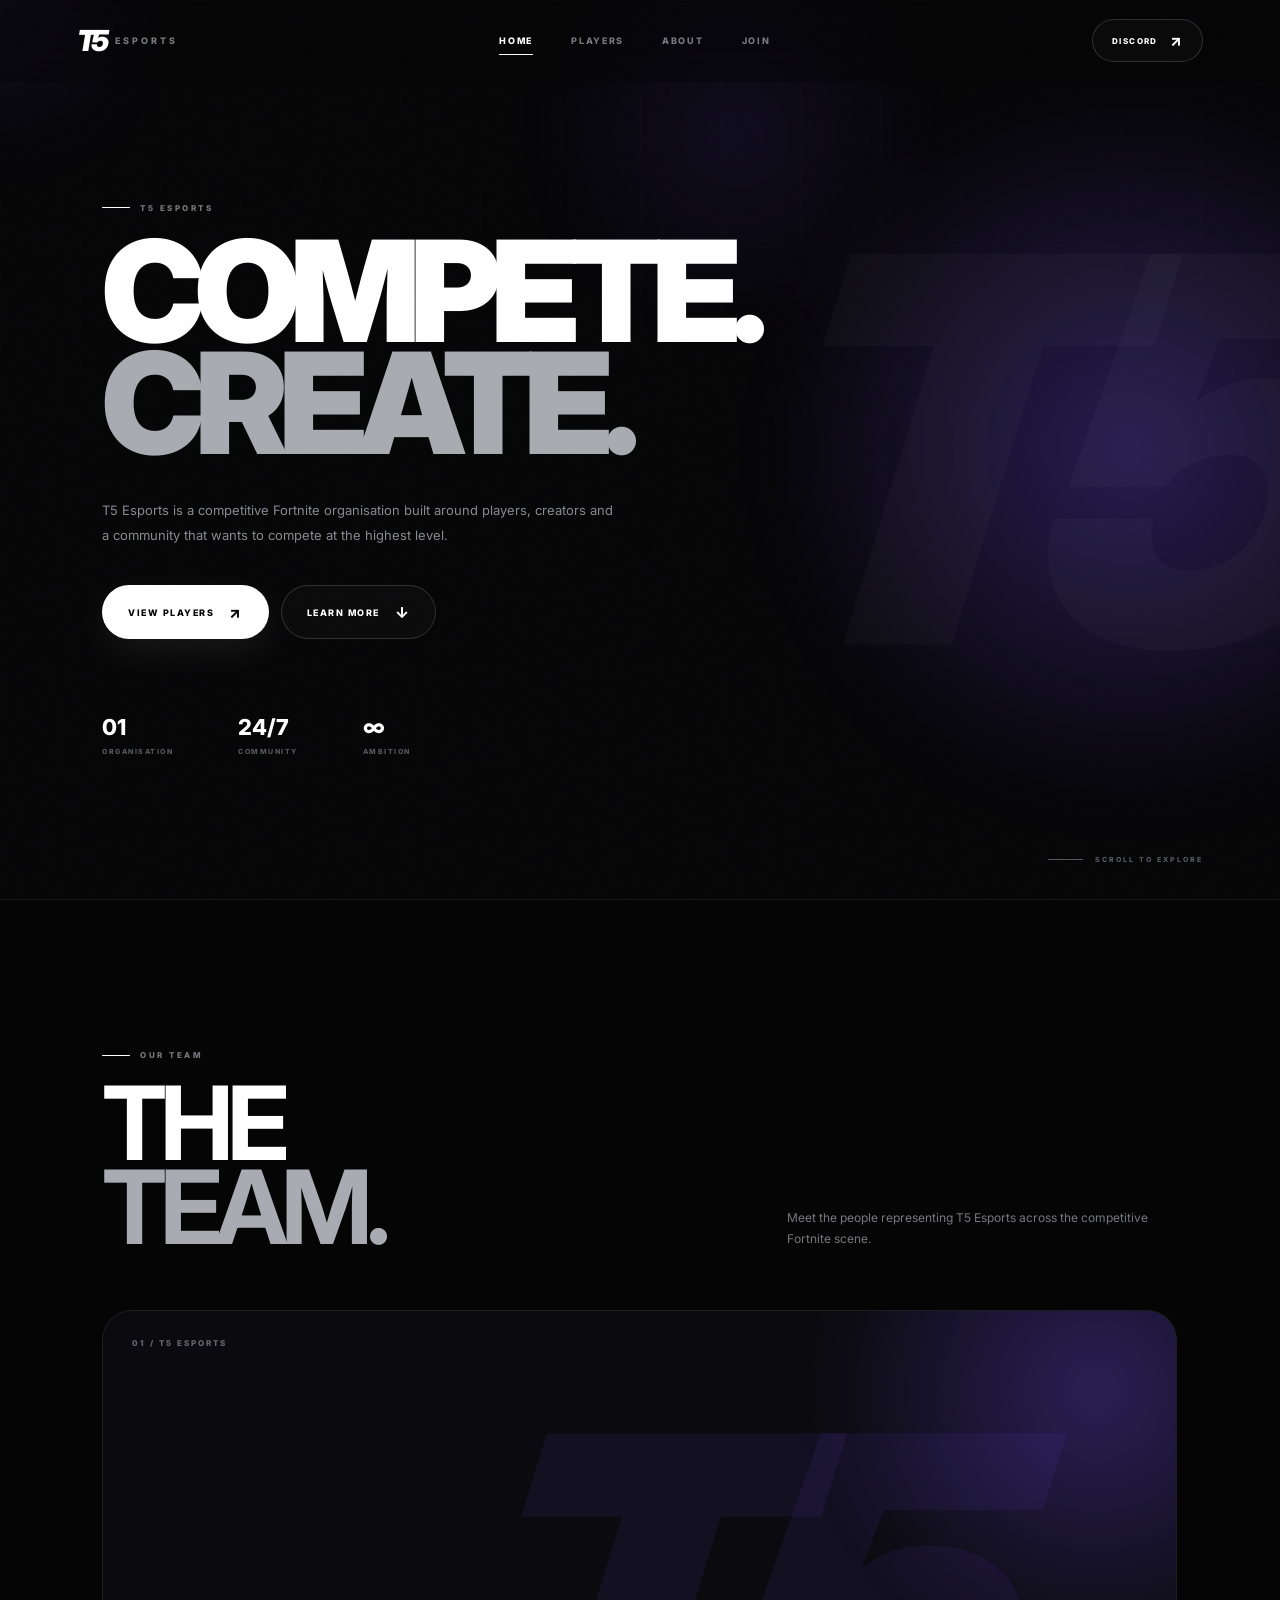
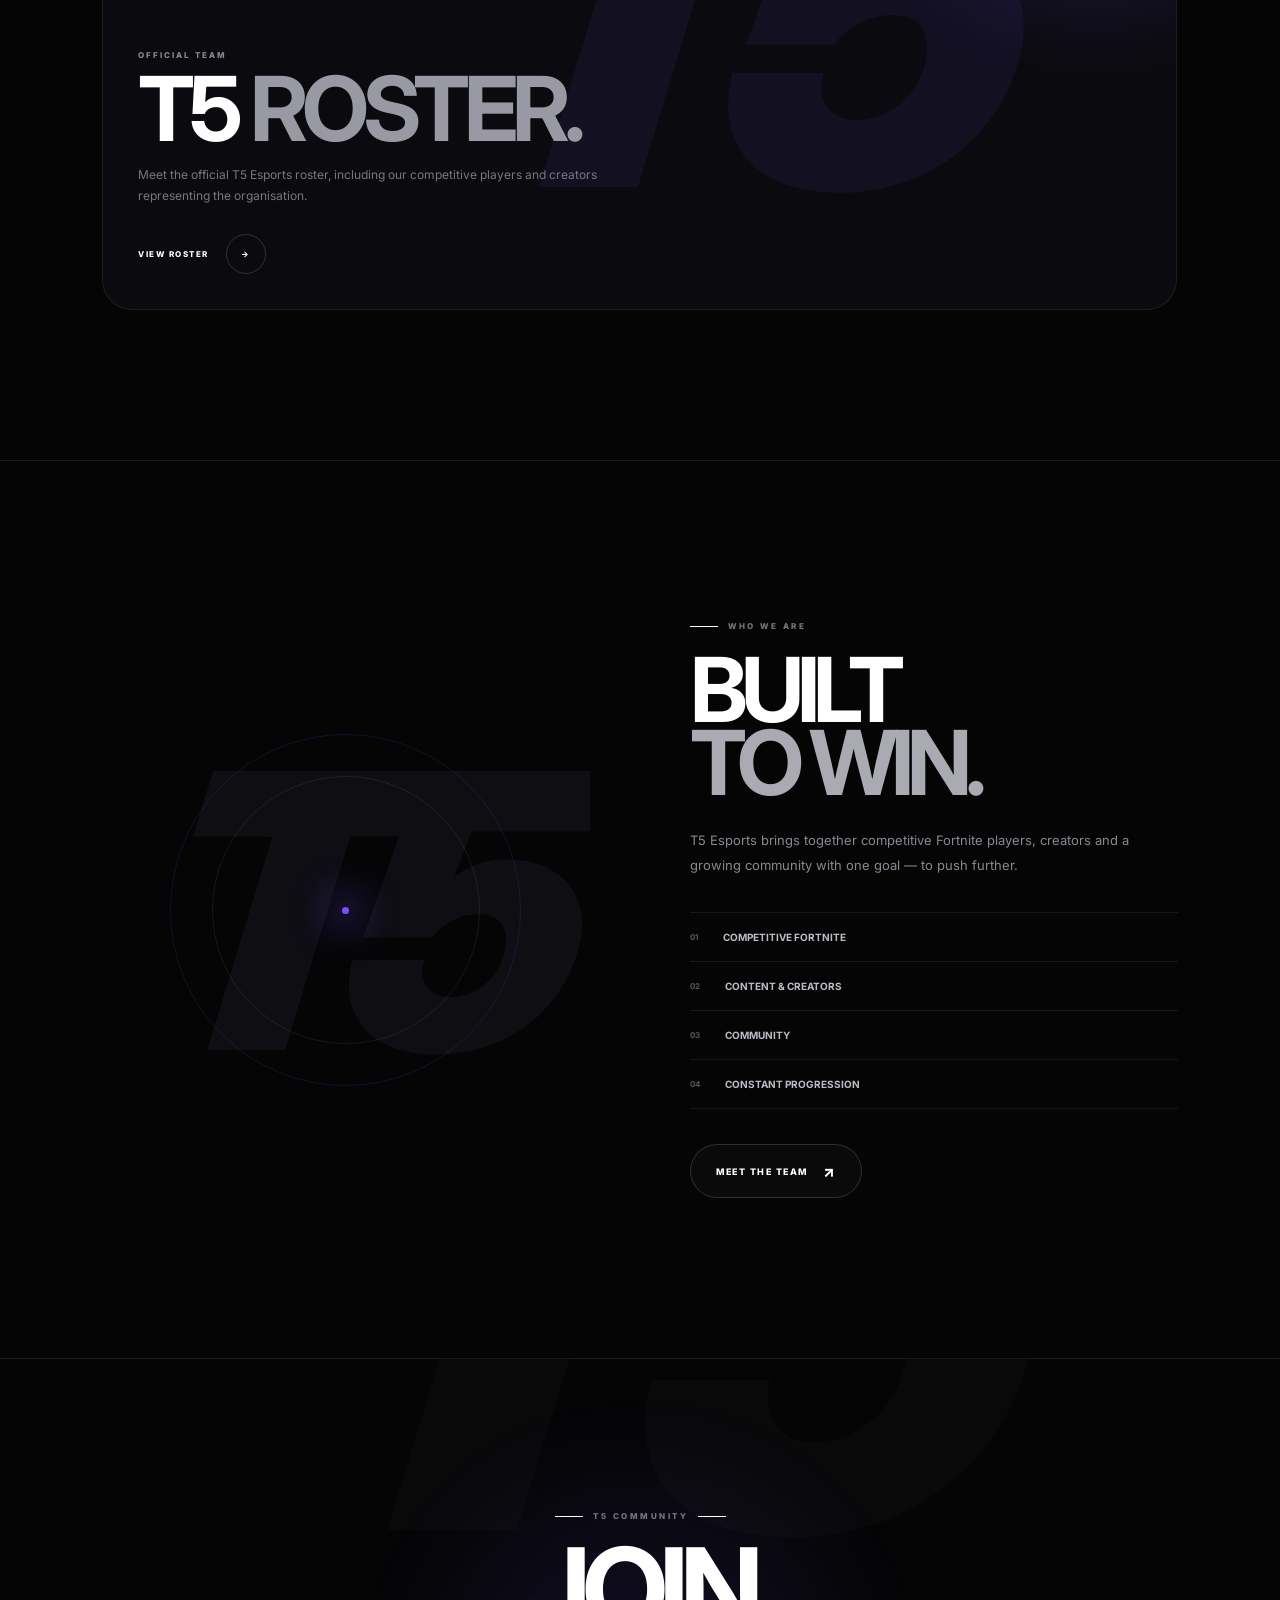
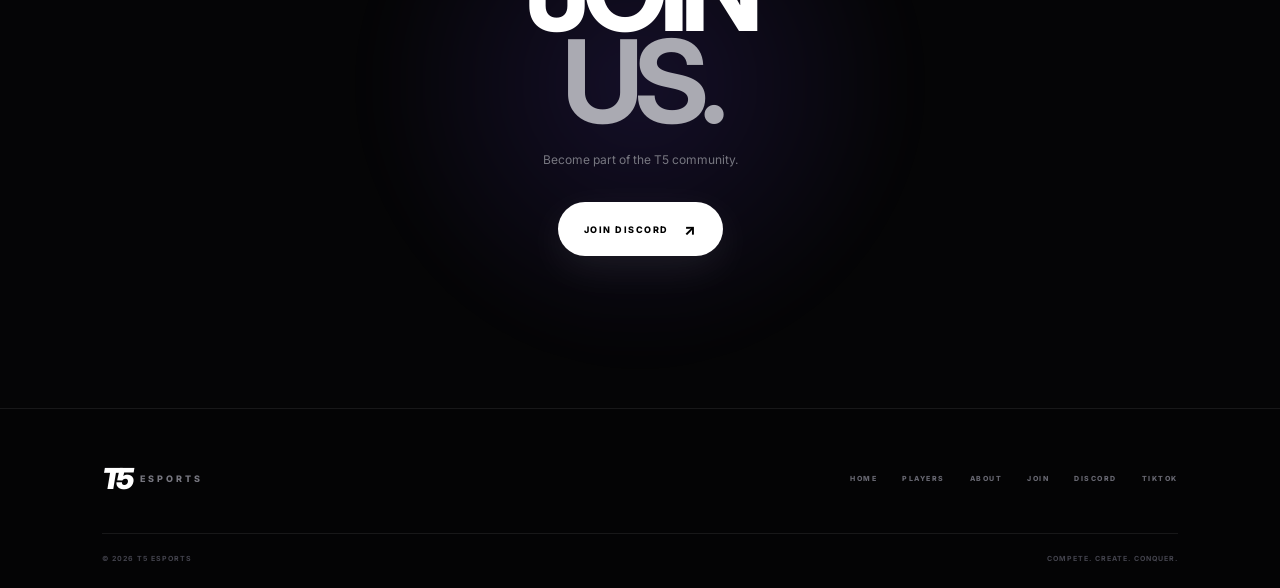
<file: index.html>
<!DOCTYPE html>
<html lang="en">

<head>
    <meta charset="UTF-8">

    <meta
        name="viewport"
        content="width=device-width, initial-scale=1.0"
    >

    <title>T5 Esports — Competitive Fortnite</title>

    <meta
        name="description"
        content="T5 Esports — Competitive Fortnite organisation."
    >

    <link rel="preconnect" href="https://fonts.googleapis.com">

    <link
        href="https://fonts.googleapis.com/css2?family=Inter:wght@400;500;600;700;800;900&display=swap"
        rel="stylesheet"
    >

    <link
        rel="stylesheet"
        href="styles.css"
    >
</head>

<body>

<div class="page-noise"></div>

<div class="cursor-glow" id="cursorGlow"></div>


<!-- ==============================
HEADER
============================== -->

<header
    class="site-header"
    id="siteHeader"
>

    <a
        href="index.html"
        class="brand page-link"
    >
        <span class="brand-mark">T5</span>
        <span class="brand-text">ESPORTS</span>
    </a>


    <nav class="main-nav">

        <a
            href="index.html"
            class="active page-link"
        >
            HOME
        </a>

        <a
            href="players.html"
            class="page-link"
        >
            PLAYERS
        </a>

        <a href="#about">
            ABOUT
        </a>

        <a href="#join">
            JOIN
        </a>

    </nav>


    <a
        href="https://discord.gg/t5esports"
        target="_blank"
        rel="noopener noreferrer"
        class="nav-button"
    >
        DISCORD
        <span>↗</span>
    </a>


    <button
        class="mobile-menu-button"
        id="menuButton"
        type="button"
        aria-label="Open menu"
    >
        <span></span>
        <span></span>
        <span></span>
    </button>

</header>


<!-- ==============================
MOBILE MENU
============================== -->

<div
    class="mobile-menu"
    id="mobileMenu"
>

    <a
        href="index.html"
        class="page-link"
    >
        HOME
    </a>

    <a
        href="players.html"
        class="page-link"
    >
        PLAYERS
    </a>

    <a href="#about">
        ABOUT
    </a>

    <a href="#join">
        JOIN
    </a>

    <a
        href="https://discord.gg/t5esports"
        target="_blank"
        rel="noopener noreferrer"
        class="mobile-discord"
    >
        JOIN DISCORD ↗
    </a>

</div>


<main>


<!-- ==============================
HERO
============================== -->

<section class="hero">

    <div class="hero-grid"></div>

    <div class="hero-glow"></div>

    <div class="hero-glow hero-glow-two"></div>

    <div class="hero-background-t5">
        T5
    </div>


    <div class="hero-content">

        <div
            class="eyebrow hero-reveal"
        >
            <span></span>
            T5 ESPORTS
        </div>


        <h1 class="hero-title hero-reveal">

            COMPETE.

            <br>

            <span>CREATE.</span>

        </h1>


        <p class="hero-description hero-reveal">

            T5 Esports is a competitive Fortnite organisation
            built around players, creators and a community
            that wants to compete at the highest level.

        </p>


        <div class="hero-buttons hero-reveal">

            <a
                href="players.html"
                class="button button-primary page-link"
            >
                VIEW PLAYERS
                <span>↗</span>
            </a>


            <a
                href="#about"
                class="button button-secondary"
            >
                LEARN MORE
                <span>↓</span>
            </a>

        </div>


        <div class="hero-stats hero-reveal">

            <div>
                <strong>01</strong>
                <span>ORGANISATION</span>
            </div>

            <div>
                <strong>24/7</strong>
                <span>COMMUNITY</span>
            </div>

            <div>
                <strong>∞</strong>
                <span>AMBITION</span>
            </div>

        </div>

    </div>


    <div class="hero-scroll">
        <span></span>
        SCROLL TO EXPLORE
    </div>

</section>



<!-- ==============================
TEAM
============================== -->

<section class="categories-section">

    <div class="section-heading reveal">

        <div>

            <div class="eyebrow">
                <span></span>
                OUR TEAM
            </div>

            <h2>
                THE
                <br>
                <span>TEAM.</span>
            </h2>

        </div>


        <p>
            Meet the people representing T5 Esports
            across the competitive Fortnite scene.
        </p>

    </div>


    <div class="team-single">

        <a
            href="players.html"
            class="category-card purple-card reveal"
        >

            <div class="category-number">
                01 / T5 ESPORTS
            </div>


            <div class="category-background">
                T5
            </div>


            <div class="category-glow"></div>


            <div class="category-content">

                <div class="category-label">
                    OFFICIAL TEAM
                </div>

                <h3>
                    T5
                    <span>ROSTER.</span>
                </h3>

                <p>
                    Meet the official T5 Esports roster,
                    including our competitive players and
                    creators representing the organisation.
                </p>


                <span class="category-arrow">
                    VIEW ROSTER
                    <span>→</span>
                </span>

            </div>

        </a>

    </div>

</section>



<!-- ==============================
ABOUT
============================== -->

<section
    class="about-section"
    id="about"
>

    <div class="about-visual reveal">

        <div class="about-t5">
            T5
        </div>

        <div class="about-ring ring-one"></div>

        <div class="about-ring ring-two"></div>

        <div class="about-center-dot"></div>

    </div>


    <div class="about-content reveal">

        <div class="eyebrow">
            <span></span>
            WHO WE ARE
        </div>


        <h2>
            BUILT
            <br>
            <span>TO WIN.</span>
        </h2>


        <p>
            T5 Esports brings together competitive
            Fortnite players, creators and a growing
            community with one goal — to push further.
        </p>


        <div class="about-list">

            <div>
                <span>01</span>
                COMPETITIVE FORTNITE
            </div>

            <div>
                <span>02</span>
                CONTENT & CREATORS
            </div>

            <div>
                <span>03</span>
                COMMUNITY
            </div>

            <div>
                <span>04</span>
                CONSTANT PROGRESSION
            </div>

        </div>


        <a
            href="players.html"
            class="button button-secondary page-link"
        >
            MEET THE TEAM
            <span>↗</span>
        </a>

    </div>

</section>



<!-- ==============================
JOIN
============================== -->

<section
    class="join-section"
    id="join"
>

    <div class="join-background">
        T5
    </div>

    <div class="join-orb"></div>


    <div class="join-content reveal">

        <div class="eyebrow centered-eyebrow">
            <span></span>
            T5 COMMUNITY
            <span></span>
        </div>


        <h2>
            JOIN
            <br>
            <span>US.</span>
        </h2>


        <p>
            Become part of the T5 community.
        </p>


        <a
            href="https://discord.gg/t5esports"
            target="_blank"
            rel="noopener noreferrer"
            class="button button-primary big-button"
        >
            JOIN DISCORD
            <span>↗</span>
        </a>

    </div>

</section>

</main>



<!-- ==============================
FOOTER
============================== -->

<footer>

    <div class="footer-main">

        <a
            href="index.html"
            class="brand page-link"
        >
            <span class="brand-mark">T5</span>
            <span class="brand-text">ESPORTS</span>
        </a>


        <div class="footer-links">

            <a
                href="index.html"
                class="page-link"
            >
                HOME
            </a>

            <a
                href="players.html"
                class="page-link"
            >
                PLAYERS
            </a>

            <a href="#about">
                ABOUT
            </a>

            <a href="#join">
                JOIN
            </a>

            <a
                href="https://discord.gg/t5esports"
                target="_blank"
                rel="noopener noreferrer"
            >
                DISCORD
            </a>

            <a
                href="https://www.tiktok.com/@t5ggs"
                target="_blank"
                rel="noopener noreferrer"
            >
                TIKTOK
            </a>

        </div>

    </div>


    <div class="footer-bottom">

        <span>
            © 2026 T5 ESPORTS
        </span>

        <span>
            COMPETE. CREATE. CONQUER.
        </span>

    </div>

</footer>


<script src="script.js"></script>

</body>

</html>
</file>
<file: styles.css>
* {
    margin: 0;
    padding: 0;
    box-sizing: border-box;
}


:root {
    --bg: #050506;
    --bg-2: #08080b;
    --card: #0c0c11;

    --white: #ffffff;
    --text: #eeeeF2;

    --muted: #85858f;
    --muted-2: #55555f;

    --line: rgba(255,255,255,.08);
    --line-strong: rgba(255,255,255,.15);

    --purple: #7650ff;
    --purple-light: #a28aff;

    --ease: cubic-bezier(.16,1,.3,1);
}


html {
    scroll-behavior: smooth;
}


body {
    min-height: 100vh;

    background: var(--bg);

    color: var(--white);

    font-family:
        "Inter",
        Arial,
        sans-serif;

    overflow-x: hidden;

    opacity: 1;

    transition:
        opacity .4s ease;
}


body.page-exit {
    opacity: 0;
}


a {
    color: inherit;
    text-decoration: none;
}


button {
    font-family: inherit;
}


img {
    max-width: 100%;
}


::selection {
    background: var(--purple);
    color: white;
}



/* ==========================================
NOISE
========================================== */

.page-noise {
    position: fixed;

    inset: 0;

    z-index: 9999;

    pointer-events: none;

    opacity: .025;

    background-image:
        url("data:image/svg+xml,%3Csvg xmlns='http://www.w3.org/2000/svg' width='180' height='180'%3E%3Cfilter id='n'%3E%3CfeTurbulence type='fractalNoise' baseFrequency='.9' numOctaves='4'/%3E%3C/filter%3E%3Crect width='100%25' height='100%25' filter='url(%23n)'/%3E%3C/svg%3E");
}


.cursor-glow {
    position: fixed;

    z-index: 0;

    width: 350px;
    height: 350px;

    border-radius: 50%;

    pointer-events: none;

    transform:
        translate(-50%, -50%);

    background:
        radial-gradient(
            circle,
            rgba(118,80,255,.10),
            transparent 68%
        );

    filter: blur(25px);
}



/* ==========================================
HEADER
========================================== */

.site-header {
    position: fixed;

    top: 0;
    left: 0;
    right: 0;

    height: 82px;

    z-index: 1000;

    padding: 0 6vw;

    display: flex;

    align-items: center;

    justify-content: space-between;

    background:
        rgba(5,5,6,.45);

    backdrop-filter:
        blur(25px);

    border-bottom:
        1px solid transparent;

    transition:
        background .4s ease,
        border-color .4s ease,
        box-shadow .4s ease,
        height .4s var(--ease);
}


.site-header.scrolled {
    height: 72px;

    background:
        rgba(5,5,6,.90);

    border-color:
        var(--line);

    box-shadow:
        0 20px 70px rgba(0,0,0,.35);
}



/* ==========================================
BRAND
========================================== */

.brand {
    display: flex;

    align-items: center;

    gap: 11px;

    transition:
        transform .4s var(--ease);
}


.brand:hover {
    transform:
        translateY(-2px);
}


.brand-mark {
    font-size: 29px;

    line-height: 1;

    font-weight: 900;

    font-style: italic;

    letter-spacing: -5px;
}


.brand-text {
    color: #777780;

    font-size: 9px;

    font-weight: 800;

    letter-spacing: 3px;
}



/* ==========================================
NAV
========================================== */

.main-nav {
    display: flex;

    align-items: center;

    gap: 38px;
}


.main-nav a {
    position: relative;

    color: #777780;

    font-size: 9px;

    font-weight: 800;

    letter-spacing: 1.7px;

    transition:
        color .3s ease,
        transform .3s var(--ease);
}


.main-nav a:hover {
    color: white;

    transform:
        translateY(-2px);
}


.main-nav a::after {
    content: "";

    position: absolute;

    left: 0;
    right: 100%;

    bottom: -9px;

    height: 1px;

    background: white;

    transition:
        right .45s var(--ease);
}


.main-nav a:hover::after,
.main-nav a.active::after {
    right: 0;
}


.main-nav a.active {
    color: white;
}



/* ==========================================
BUTTONS
========================================== */

.nav-button,
.button,
.pill-button,
.real-player-link,
.category-arrow {
    position: relative;

    overflow: hidden;

    isolation: isolate;
}


.nav-button::before,
.button::before,
.pill-button::before,
.real-player-link::before {
    content: "";

    position: absolute;

    inset: 0;

    z-index: -1;

    background:
        linear-gradient(
            110deg,
            transparent 20%,
            rgba(255,255,255,.20),
            transparent 80%
        );

    transform:
        translateX(-120%);

    transition:
        transform .7s var(--ease);
}


.nav-button:hover::before,
.button:hover::before,
.pill-button:hover::before,
.real-player-link:hover::before {
    transform:
        translateX(120%);
}


.nav-button {
    display: inline-flex;

    align-items: center;
    justify-content: center;

    gap: 12px;

    min-height: 43px;

    padding: 0 19px;

    border:
        1px solid var(--line-strong);

    border-radius: 999px;

    background:
        rgba(255,255,255,.025);

    font-size: 8px;

    font-weight: 800;

    letter-spacing: 1.4px;

    transition:
        .4s var(--ease);
}


.nav-button:hover {
    background: white;

    color: black;

    border-color: white;

    transform:
        translateY(-4px);

    box-shadow:
        0 15px 40px rgba(255,255,255,.12);
}


.nav-button span,
.button span {
    font-size: 15px;

    transition:
        transform .4s var(--ease);
}


.nav-button:hover span,
.button:hover span {
    transform:
        translate(3px,-3px);
}


.pressed {
    transform:
        scale(.94) !important;
}



/* ==========================================
MOBILE
========================================== */

.mobile-menu-button {
    display: none;

    width: 44px;
    height: 44px;

    border:
        1px solid var(--line-strong);

    border-radius: 50%;

    background:
        rgba(255,255,255,.04);

    cursor: pointer;
}


.mobile-menu-button span {
    display: block;

    width: 16px;
    height: 1px;

    margin: 4px auto;

    background: white;

    transition:
        .4s var(--ease);
}


.mobile-menu-button.active span:nth-child(1) {
    transform:
        translateY(5px)
        rotate(45deg);
}


.mobile-menu-button.active span:nth-child(2) {
    opacity: 0;
}


.mobile-menu-button.active span:nth-child(3) {
    transform:
        translateY(-5px)
        rotate(-45deg);
}


.mobile-menu {
    position: fixed;

    top: 96px;

    left: 15px;
    right: 15px;

    z-index: 999;

    padding: 12px;

    display: flex;

    flex-direction: column;

    gap: 5px;

    background:
        rgba(10,10,14,.96);

    backdrop-filter:
        blur(30px);

    border:
        1px solid var(--line);

    border-radius: 25px;

    opacity: 0;

    pointer-events: none;

    transform:
        translateY(-20px)
        scale(.96);

    transition:
        opacity .4s ease,
        transform .5s var(--ease);
}


.mobile-menu.open {
    opacity: 1;

    pointer-events: auto;

    transform:
        translateY(0)
        scale(1);
}


.mobile-menu a {
    padding: 17px;

    border-radius: 16px;

    color: #888891;

    font-size: 10px;

    font-weight: 800;

    letter-spacing: 1.5px;

    transition:
        background .3s ease,
        color .3s ease,
        transform .3s var(--ease);
}


.mobile-menu a:hover {
    background:
        rgba(255,255,255,.06);

    color: white;

    transform:
        translateX(5px);
}


.mobile-menu .mobile-discord {
    margin-top: 5px;

    background: white;

    color: black;

    text-align: center;
}



/* ==========================================
EYEBROW
========================================== */

.eyebrow {
    display: flex;

    align-items: center;

    gap: 10px;

    margin-bottom: 22px;

    color: #777780;

    font-size: 8px;

    font-weight: 800;

    letter-spacing: 2.5px;
}


.eyebrow span {
    display: block;

    width: 28px;
    height: 1px;

    background: white;
}


.centered-eyebrow {
    justify-content: center;
}


.section-small-label {
    margin-bottom: 12px;

    color: #555560;

    font-size: 7px;

    font-weight: 800;

    letter-spacing: 2px;
}



/* ==========================================
HERO
========================================== */

.hero {
    min-height: 100vh;

    position: relative;

    display: flex;

    align-items: center;

    overflow: hidden;

    padding: 160px 8vw 100px;

    border-bottom:
        1px solid var(--line);
}


.hero-grid {
    position: absolute;

    inset: 0;

    opacity: .5;

    background-image:
        linear-gradient(
            rgba(255,255,255,.025) 1px,
            transparent 1px
        ),
        linear-gradient(
            90deg,
            rgba(255,255,255,.025) 1px,
            transparent 1px
        );

    background-size: 80px 80px;

    mask-image:
        linear-gradient(
            to bottom,
            black,
            transparent
        );
}


.hero-glow {
    position: absolute;

    width: 800px;
    height: 800px;

    right: -250px;

    top: 50%;

    transform:
        translateY(-50%);

    border-radius: 50%;

    background:
        radial-gradient(
            circle,
            rgba(118,80,255,.3),
            transparent 65%
        );

    filter: blur(25px);

    animation:
        glowPulse 6s ease-in-out infinite;
}


.hero-glow-two {
    width: 450px;
    height: 450px;

    right: 25%;
    top: 15%;

    opacity: .35;

    animation-delay:
        -2s;
}


@keyframes glowPulse {
    0%,100% {
        opacity: .55;
        transform:
            translateY(-50%)
            scale(1);
    }

    50% {
        opacity: 1;
        transform:
            translateY(-50%)
            scale(1.08);
    }
}


.hero-background-t5 {
    position: absolute;

    right: -3vw;

    top: 50%;

    transform:
        translateY(-50%)
        skew(-8deg);

    font-size: 42vw;

    line-height: .7;

    font-weight: 900;

    font-style: italic;

    letter-spacing: -70px;

    color:
        rgba(255,255,255,.025);

    user-select: none;

    animation:
        backgroundFloat 9s ease-in-out infinite;
}


@keyframes backgroundFloat {
    0%,100% {
        margin-top: 0;
    }

    50% {
        margin-top: -20px;
    }
}


.hero-content {
    position: relative;

    z-index: 5;

    max-width: 780px;
}


.hero-reveal {
    opacity: 0;

    transform:
        translateY(45px);

    filter:
        blur(8px);

    transition:
        opacity 1s var(--ease),
        transform 1s var(--ease),
        filter 1s var(--ease);
}


.hero-reveal.hero-loaded {
    opacity: 1;

    transform:
        translateY(0);

    filter:
        blur(0);
}


.hero-title {
    font-size:
        clamp(75px,11vw,165px);

    line-height: .8;

    letter-spacing: -10px;

    font-weight: 900;
}


.hero-title span {
    color: #aaaab2;
}


.hero-description {
    max-width: 520px;

    margin: 38px 0;

    color: #888892;

    font-size: 13px;

    line-height: 1.9;
}


.hero-buttons {
    display: flex;

    flex-wrap: wrap;

    gap: 12px;
}


.button {
    display: inline-flex;

    align-items: center;
    justify-content: center;

    gap: 15px;

    min-height: 54px;

    padding: 0 25px;

    border:
        1px solid transparent;

    border-radius: 999px;

    font-size: 9px;

    font-weight: 800;

    letter-spacing: 1.5px;

    transition:
        transform .45s var(--ease),
        background .35s ease,
        color .35s ease,
        border-color .35s ease,
        box-shadow .45s var(--ease);
}


.button:hover {
    transform:
        translateY(-5px);
}


.button-primary {
    background: white;

    color: black;

    box-shadow:
        0 12px 40px rgba(255,255,255,.08);
}


.button-primary:hover {
    box-shadow:
        0 20px 60px rgba(255,255,255,.18);
}


.button-secondary {
    background:
        rgba(255,255,255,.025);

    border-color:
        var(--line-strong);
}


.button-secondary:hover {
    background: white;

    color: black;

    border-color: white;
}


.hero-stats {
    display: flex;

    gap: 65px;

    margin-top: 75px;
}


.hero-stats div {
    display: flex;

    flex-direction: column;

    gap: 7px;
}


.hero-stats strong {
    font-size: 22px;

    font-weight: 800;
}


.hero-stats span {
    color: #555560;

    font-size: 7px;

    font-weight: 800;

    letter-spacing: 1.5px;
}


.hero-scroll {
    position: absolute;

    right: 6vw;

    bottom: 35px;

    z-index: 5;

    display: flex;

    align-items: center;

    gap: 12px;

    color: #555560;

    font-size: 7px;

    font-weight: 800;

    letter-spacing: 2px;

    animation:
        scrollBounce 2.5s ease-in-out infinite;
}


.hero-scroll span {
    width: 35px;

    height: 1px;

    background: #555560;
}


@keyframes scrollBounce {
    0%,100% {
        transform: translateX(0);
    }

    50% {
        transform: translateX(10px);
    }
}



/* ==========================================
SECTIONS
========================================== */

.categories-section {
    padding: 150px 8vw;

    border-bottom:
        1px solid var(--line);
}


.section-heading {
    display: flex;

    justify-content: space-between;

    align-items: end;

    gap: 60px;

    margin-bottom: 60px;
}


.section-heading h2 {
    font-size:
        clamp(55px,8vw,105px);

    line-height: .82;

    letter-spacing: -7px;
}


.section-heading h2 span {
    color: #aaaab2;
}


.section-heading > p {
    max-width: 390px;

    color: #777780;

    font-size: 12px;

    line-height: 1.8;
}


.team-single {
    display: grid;

    grid-template-columns: 1fr;
}



/* ==========================================
CATEGORY CARD
========================================== */

.category-card {
    min-height: 600px;

    position: relative;

    overflow: hidden;

    border:
        1px solid var(--line);

    border-radius: 30px;

    background: #0b0b0f;

    transition:
        transform .7s var(--ease),
        border-color .5s ease,
        box-shadow .7s var(--ease);
}


.category-card:hover {
    transform:
        translateY(-12px);

    border-color:
        rgba(255,255,255,.2);

    box-shadow:
        0 35px 100px rgba(0,0,0,.35);
}


.category-number {
    position: absolute;

    z-index: 5;

    top: 27px;
    left: 29px;

    color: #666670;

    font-size: 8px;

    font-weight: 800;

    letter-spacing: 2px;
}


.category-background {
    position: absolute;

    top: 50%;
    left: 58%;

    transform:
        translate(-50%,-50%)
        skew(-8deg);

    font-size: 38vw;

    font-weight: 900;

    font-style: italic;

    letter-spacing: -60px;

    color:
        rgba(255,255,255,.025);

    transition:
        transform 1.2s var(--ease);
}


.category-card:hover
.category-background {
    transform:
        translate(-50%,-50%)
        skew(-8deg)
        scale(1.08)
        rotate(-2deg);
}


.purple-card
.category-background {
    color:
        rgba(118,80,255,.08);
}


.category-glow {
    position: absolute;

    width: 600px;
    height: 600px;

    right: -220px;
    top: -220px;

    border-radius: 50%;

    background:
        radial-gradient(
            circle,
            rgba(118,80,255,.3),
            transparent 65%
        );

    filter: blur(25px);

    transition:
        transform 1s var(--ease);
}


.category-card:hover
.category-glow {
    transform:
        scale(1.2);
}


.category-content {
    position: absolute;

    z-index: 5;

    left: 35px;
    right: 35px;
    bottom: 35px;
}


.category-label {
    color: #888892;

    font-size: 8px;

    font-weight: 800;

    letter-spacing: 2px;
}


.category-content h3 {
    margin: 11px 0 18px;

    font-size:
        clamp(48px,7vw,90px);

    line-height: .84;

    letter-spacing: -6px;
}


.category-content h3 span {
    color: #9999a3;
}


.category-content p {
    max-width: 520px;

    color: #777780;

    font-size: 12px;

    line-height: 1.8;
}


.category-arrow {
    display: inline-flex;

    align-items: center;

    gap: 17px;

    margin-top: 27px;

    font-size: 8px;

    font-weight: 800;

    letter-spacing: 1.5px;
}


.category-arrow span {
    display: grid;

    place-items: center;

    width: 40px;
    height: 40px;

    border:
        1px solid var(--line-strong);

    border-radius: 50%;

    transition:
        .45s var(--ease);
}


.category-card:hover
.category-arrow span {
    background: white;

    color: black;

    transform:
        translateX(8px)
        rotate(45deg);
}



/* ==========================================
ABOUT
========================================== */

.about-section {
    padding: 160px 8vw;

    display: grid;

    grid-template-columns: 1fr 1fr;

    gap: 100px;

    align-items: center;

    border-bottom:
        1px solid var(--line);
}


.about-visual {
    min-height: 520px;

    position: relative;

    display: grid;

    place-items: center;

    overflow: hidden;
}


.about-t5 {
    font-size: 30vw;

    font-weight: 900;

    font-style: italic;

    letter-spacing: -55px;

    color: #0e0e13;

    transform: skew(-8deg);

    transition:
        transform 1s var(--ease);
}


.about-visual:hover
.about-t5 {
    transform:
        skew(-8deg)
        scale(1.08);
}


.about-ring {
    position: absolute;

    border:
        1px solid rgba(255,255,255,.08);

    border-radius: 50%;

    animation:
        rotateRing 16s linear infinite;
}


.ring-one {
    width: 55%;

    aspect-ratio: 1;
}


.ring-two {
    width: 72%;

    aspect-ratio: 1;

    border-color:
        rgba(118,80,255,.15);

    animation-direction: reverse;

    animation-duration: 22s;
}


.about-center-dot {
    position: absolute;

    width: 7px;
    height: 7px;

    border-radius: 50%;

    background: var(--purple);

    box-shadow:
        0 0 40px 12px rgba(118,80,255,.45);

    animation:
        dotPulse 2s ease-in-out infinite;
}


@keyframes rotateRing {
    from {
        transform: rotate(0deg);
    }

    to {
        transform: rotate(360deg);
    }
}


@keyframes dotPulse {
    0%,100% {
        transform: scale(1);
    }

    50% {
        transform: scale(1.8);
    }
}


.about-content h2 {
    font-size:
        clamp(55px,7vw,100px);

    line-height: .82;

    letter-spacing: -7px;
}


.about-content h2 span {
    color: #aaaab2;
}


.about-content > p {
    max-width: 520px;

    margin-top: 28px;

    color: #888892;

    font-size: 13px;

    line-height: 1.9;
}


.about-list {
    margin: 35px 0;

    border-top:
        1px solid var(--line);
}


.about-list div {
    display: flex;

    align-items: center;

    gap: 25px;

    padding: 18px 0;

    border-bottom:
        1px solid var(--line);

    color: #bbbcc4;

    font-size: 10px;

    font-weight: 700;

    transition:
        padding-left .4s var(--ease),
        color .3s ease;
}


.about-list div:hover {
    padding-left: 10px;

    color: white;
}


.about-list span {
    color: #555560;

    font-size: 8px;
}



/* ==========================================
JOIN
========================================== */

.join-section {
    min-height: 650px;

    position: relative;

    overflow: hidden;

    display: grid;

    place-items: center;

    text-align: center;

    border-bottom:
        1px solid var(--line);
}


.join-background {
    position: absolute;

    font-size: 50vw;

    font-weight: 900;

    font-style: italic;

    letter-spacing: -70px;

    color:
        rgba(255,255,255,.018);

    user-select: none;

    transition:
        transform 1.5s var(--ease);
}


.join-orb {
    position: absolute;

    width: 600px;
    height: 600px;

    border-radius: 50%;

    background:
        radial-gradient(
            circle,
            rgba(118,80,255,.14),
            transparent 65%
        );

    filter: blur(20px);

    animation:
        orbFloat 7s ease-in-out infinite;
}


@keyframes orbFloat {
    0%,100% {
        transform: translateY(0);
    }

    50% {
        transform: translateY(-25px);
    }
}


.join-content {
    position: relative;

    z-index: 5;
}


.join-content h2 {
    font-size:
        clamp(60px,9vw,135px);

    line-height: .8;

    letter-spacing: -9px;
}


.join-content h2 span {
    color: #aaaab2;
}


.join-content p {
    margin: 25px 0;

    color: #777780;

    font-size: 12px;
}


.big-button {
    margin-top: 10px;
}



/* ==========================================
PAGE HERO
========================================== */

.page-hero {
    min-height: 65vh;

    position: relative;

    display: flex;

    align-items: center;

    overflow: hidden;

    padding: 160px 8vw 100px;

    border-bottom:
        1px solid var(--line);
}


.page-hero-content {
    position: relative;

    z-index: 5;

    opacity: 0;

    transform:
        translateY(55px);

    filter:
        blur(8px);

    transition:
        opacity 1.1s var(--ease),
        transform 1.1s var(--ease),
        filter 1.1s var(--ease);
}


.page-hero-content.page-loaded {
    opacity: 1;

    transform:
        translateY(0);

    filter:
        blur(0);
}


.page-hero h1 {
    font-size:
        clamp(65px,9vw,140px);

    line-height: .82;

    letter-spacing: -9px;
}


.page-hero h1 span {
    color: #aaaab2;
}


.page-hero p {
    max-width: 500px;

    margin-top: 28px;

    color: #777780;

    font-size: 13px;

    line-height: 1.8;
}


.page-hero-background {
    position: absolute;

    right: -3vw;

    top: 50%;

    transform:
        translateY(-50%)
        skew(-8deg);

    font-size: 38vw;

    font-weight: 900;

    font-style: italic;

    letter-spacing: -65px;

    color:
        rgba(255,255,255,.025);

    user-select: none;

    animation:
        pageBackgroundFloat 8s ease-in-out infinite;
}


@keyframes pageBackgroundFloat {
    0%,100% {
        margin-top: 0;
    }

    50% {
        margin-top: -25px;
    }
}



/* ==========================================
PLAYERS
========================================== */

.players-container {
    padding:
        120px 8vw 150px;
}


.players-container-alt {
    padding-top: 120px;

    background:
        #07070a;
}


.players-heading {
    display: flex;

    align-items: end;

    justify-content: space-between;

    gap: 50px;

    margin-bottom: 30px;
}


.players-heading h2 {
    font-size:
        clamp(45px,6vw,85px);

    line-height: .82;

    letter-spacing: -6px;
}


.players-heading h2 span {
    color: #aaaab2;
}


.players-description {
    max-width: 600px;

    margin-bottom: 60px;

    color: #777780;

    font-size: 12px;

    line-height: 1.9;
}


.pill-button {
    display: inline-flex;

    align-items: center;

    justify-content: center;

    min-height: 45px;

    padding: 0 19px;

    border:
        1px solid var(--line-strong);

    border-radius: 999px;

    color: #aaaab2;

    font-size: 8px;

    font-weight: 800;

    letter-spacing: 1px;

    transition:
        .45s var(--ease);
}


.pill-button:hover {
    background: white;

    color: black;

    transform:
        translateY(-5px);
}



/* ==========================================
PLAYER GRID
========================================== */

.player-grid {
    display: grid;

    grid-template-columns:
        repeat(3,minmax(0,1fr));

    gap: 18px;
}



/* ==========================================
PLAYER CARD
========================================== */

.real-player-card {
    position: relative;

    min-height: 540px;

    overflow: hidden;

    background: #0c0c10;

    border:
        1px solid var(--line);

    border-radius: 26px;

    opacity: 0;

    transform:
        translate3d(
            0,
            80px,
            0
        )
        scale(.94);

    filter:
        blur(7px);

    transition:
        opacity 1s var(--ease),
        transform 1s var(--ease),
        filter 1s var(--ease),
        border-color .5s ease,
        box-shadow .7s var(--ease);

    transition-delay:
        var(--card-delay, 0ms);

    will-change:
        opacity,
        transform;
}


.real-player-card.visible {
    opacity: 1;

    transform:
        translate3d(0,0,0)
        scale(1);

    filter:
        blur(0);
}


.real-player-card.tilting {
    transform:
        perspective(1000px)
        translateY(-12px)
        rotateX(var(--rotate-x))
        rotateY(var(--rotate-y))
        scale(1.015);
}


.real-player-image {
    position: absolute;

    inset: 0;

    overflow: hidden;
}


.player-photo {
    width: 100%;
    height: 100%;

    display: block;

    object-fit: cover;

    object-position: center;

    opacity: 0;

    transform:
        scale(1.06);

    transition:
        opacity .8s ease,
        transform 1.2s var(--ease);
}


.player-photo.loaded {
    opacity: 1;

    transform:
        scale(1);
}


.real-player-card:hover
.player-photo {
    transform:
        scale(1.09);
}


.player-card-overlay {
    position: absolute;

    z-index: 2;

    inset: 0;

    background:
        linear-gradient(
            180deg,
            rgba(0,0,0,.04) 20%,
            rgba(0,0,0,.2) 45%,
            rgba(0,0,0,.98) 100%
        );

    transition:
        opacity .5s ease;
}


.real-player-card:hover
.player-card-overlay {
    opacity: .88;
}


.empty-player-logo {
    position: absolute;

    left: 50%;
    top: 42%;

    transform:
        translate(-50%,-50%)
        skew(-8deg);

    color:
        rgba(255,255,255,.025);

    font-size: 170px;

    font-weight: 900;

    font-style: italic;
}


.real-player-number {
    position: absolute;

    z-index: 5;

    top: 23px;
    left: 24px;

    color: #777780;

    font-size: 9px;

    font-weight: 800;

    letter-spacing: 2px;
}


.real-player-region {
    position: absolute;

    z-index: 5;

    top: 18px;
    right: 18px;

    padding: 8px 12px;

    border:
        1px solid rgba(255,255,255,.12);

    border-radius: 999px;

    background:
        rgba(0,0,0,.3);

    backdrop-filter:
        blur(12px);

    color: #aaaab2;

    font-size: 7px;

    font-weight: 800;

    letter-spacing: 1.5px;

    transition:
        transform .4s var(--ease);
}


.real-player-card:hover
.real-player-region {
    transform:
        translateY(-4px);
}


.real-player-info {
    position: absolute;

    z-index: 5;

    left: 25px;
    right: 25px;

    bottom: 25px;
}


.real-player-role {
    color: #888892;

    font-size: 7px;

    font-weight: 800;

    letter-spacing: 2px;
}


.real-player-info h3 {
    margin:
        9px 0 17px;

    font-size: 36px;

    line-height: 1;

    font-weight: 900;

    letter-spacing: -2px;

    transition:
        transform .4s var(--ease);
}


.real-player-card:hover
.real-player-info h3 {
    transform:
        translateX(5px);
}


.real-player-link {
    display: inline-flex;

    align-items: center;

    gap: 13px;

    padding: 10px 15px;

    border:
        1px solid rgba(255,255,255,.15);

    border-radius: 999px;

    background:
        rgba(255,255,255,.025);

    font-size: 7px;

    font-weight: 800;

    letter-spacing: 1px;

    transition:
        .4s var(--ease);
}


.real-player-link:hover {
    background: white;

    color: black;

    transform:
        translateY(-3px);
}


.real-player-link span {
    font-size: 13px;

    transition:
        transform .4s var(--ease);
}


.real-player-link:hover span {
    transform:
        translate(3px,-3px);
}



/* ==========================================
REVEAL
========================================== */

.reveal {
    opacity: 0;

    transform:
        translate3d(
            0,
            70px,
            0
        )
        scale(.97);

    filter:
        blur(5px);

    transition:
        opacity 1s var(--ease),
        transform 1s var(--ease),
        filter 1s var(--ease);

    will-change:
        opacity,
        transform;
}


.reveal.visible {
    opacity: 1;

    transform:
        translate3d(0,0,0)
        scale(1);

    filter:
        blur(0);
}



/* ==========================================
FOOTER
========================================== */

footer {
    padding:
        55px 8vw 25px;

    background:
        #040405;
}


.footer-main {
    display: flex;

    align-items: center;

    justify-content: space-between;

    padding-bottom: 40px;

    border-bottom:
        1px solid var(--line);
}


.footer-links {
    display: flex;

    flex-wrap: wrap;

    gap: 25px;
}


.footer-links a {
    color: #666670;

    font-size: 7px;

    font-weight: 800;

    letter-spacing: 1.5px;

    transition:
        color .3s ease,
        transform .3s var(--ease);
}


.footer-links a:hover {
    color: white;

    transform:
        translateY(-2px);
}


.footer-bottom {
    display: flex;

    justify-content: space-between;

    padding-top: 20px;

    color: #44444e;

    font-size: 7px;

    font-weight: 700;

    letter-spacing: 1px;
}



/* ==========================================
RESPONSIVE
========================================== */

@media (max-width: 1000px) {

    .main-nav,
    .nav-button {
        display: none;
    }


    .mobile-menu-button {
        display: block;
    }


    .about-section {
        grid-template-columns: 1fr;
    }


    .player-grid {
        grid-template-columns:
            repeat(2,1fr);
    }

}


@media (max-width: 650px) {

    .site-header {
        height: 72px;

        padding:
            0 5vw;
    }


    .site-header.scrolled {
        height: 68px;
    }


    .mobile-menu {
        top: 86px;
    }


    .hero {
        min-height: 850px;

        padding:
            130px 6vw 70px;

        align-items:
            flex-start;
    }


    .hero-content {
        margin-top: 40px;
    }


    .hero-title {
        font-size: 65px;

        letter-spacing: -5px;
    }


    .hero-description {
        font-size: 12px;
    }


    .hero-buttons {
        flex-direction: column;
    }


    .button {
        width: 100%;
    }


    .hero-stats {
        gap: 28px;

        margin-top: 50px;
    }


    .hero-stats strong {
        font-size: 18px;
    }


    .hero-background-t5 {
        font-size: 85vw;

        right: -35vw;

        top: 68%;
    }


    .hero-scroll {
        display: none;
    }


    .categories-section,
    .about-section,
    .players-container {
        padding-left: 6vw;
        padding-right: 6vw;
    }


    .categories-section {
        padding-top: 100px;
        padding-bottom: 100px;
    }


    .section-heading {
        display: block;
    }


    .section-heading > p {
        margin-top: 25px;
    }


    .section-heading h2 {
        font-size: 55px;
    }


    .category-card {
        min-height: 500px;

        border-radius: 23px;
    }


    .category-content {
        left: 25px;
        right: 25px;
        bottom: 25px;
    }


    .category-content h3 {
        font-size: 50px;
    }


    .category-background {
        font-size: 80vw;
    }


    .about-section {
        padding-top: 100px;
        padding-bottom: 100px;

        gap: 40px;
    }


    .about-visual {
        min-height: 300px;
    }


    .about-content h2 {
        font-size: 60px;
    }


    .join-section {
        min-height: 550px;

        padding:
            80px 6vw;
    }


    .join-content h2 {
        font-size: 62px;

        letter-spacing: -5px;
    }


    .page-hero {
        min-height: 60vh;

        padding:
            140px 6vw 80px;
    }


    .page-hero h1 {
        font-size: 65px;

        letter-spacing: -5px;
    }


    .page-hero-background {
        font-size: 80vw;

        right: -35vw;
    }


    .players-container {
        padding-top: 90px;

        padding-bottom: 100px;
    }


    .players-heading {
        display: block;
    }


    .players-heading h2 {
        font-size: 55px;
    }


    .pill-button {
        margin-top: 25px;
    }


    .player-grid {
        grid-template-columns: 1fr;
    }


    .real-player-card {
        min-height: 500px;

        border-radius: 22px;
    }


    .players-description {
        margin-bottom: 45px;
    }


    .footer-main {
        display: block;
    }


    .footer-links {
        margin-top: 30px;
    }


    .footer-bottom {
        display: block;
    }


    .footer-bottom span {
        display: block;

        margin-bottom: 8px;
    }


    .cursor-glow {
        display: none;
    }

}



/* ==========================================
REDUCED MOTION
========================================== */

@media (prefers-reduced-motion: reduce) {

    html {
        scroll-behavior: auto;
    }


    *,
    *::before,
    *::after {
        animation-duration:
            .01ms !important;

        animation-iteration-count:
            1 !important;

        transition-duration:
            .01ms !important;
    }


    .reveal,
    .real-player-card,
    .page-hero-content,
    .hero-reveal {
        opacity: 1 !important;

        transform: none !important;

        filter: none !important;
    }

}
</file>
